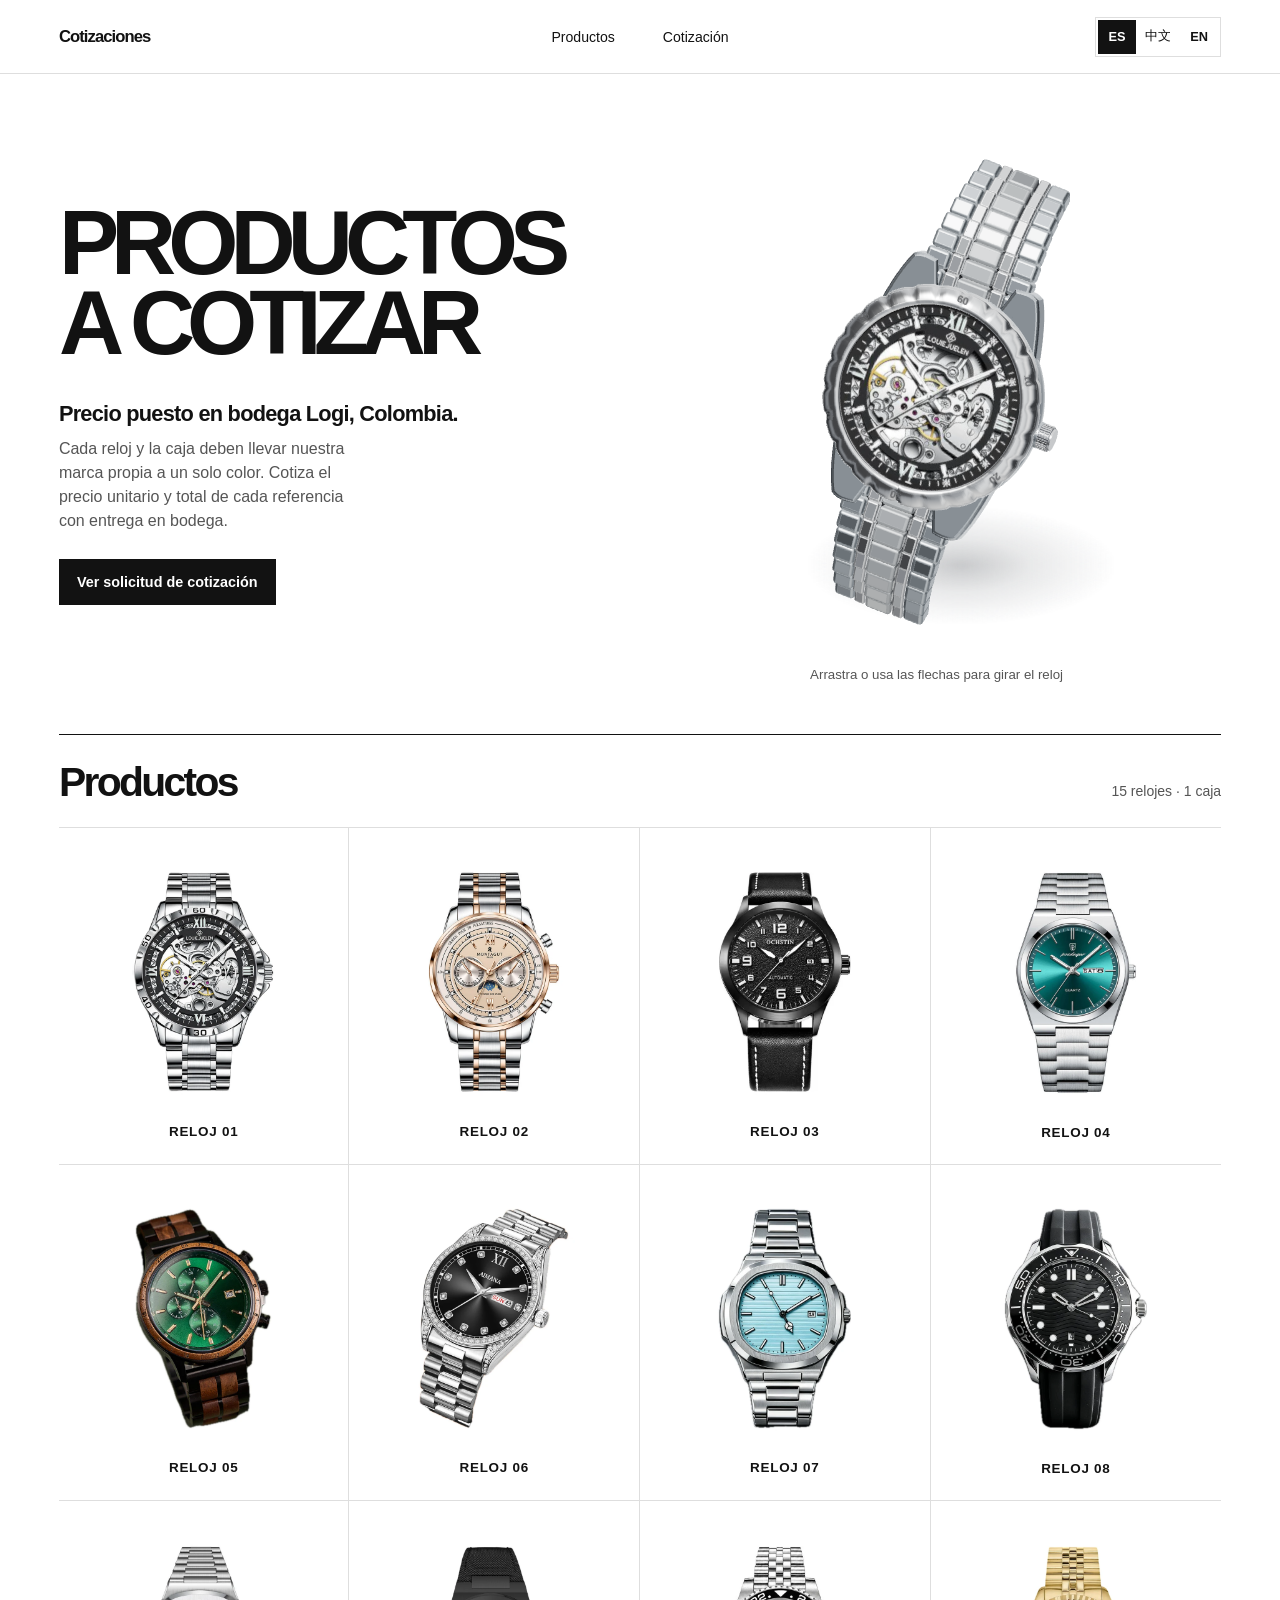
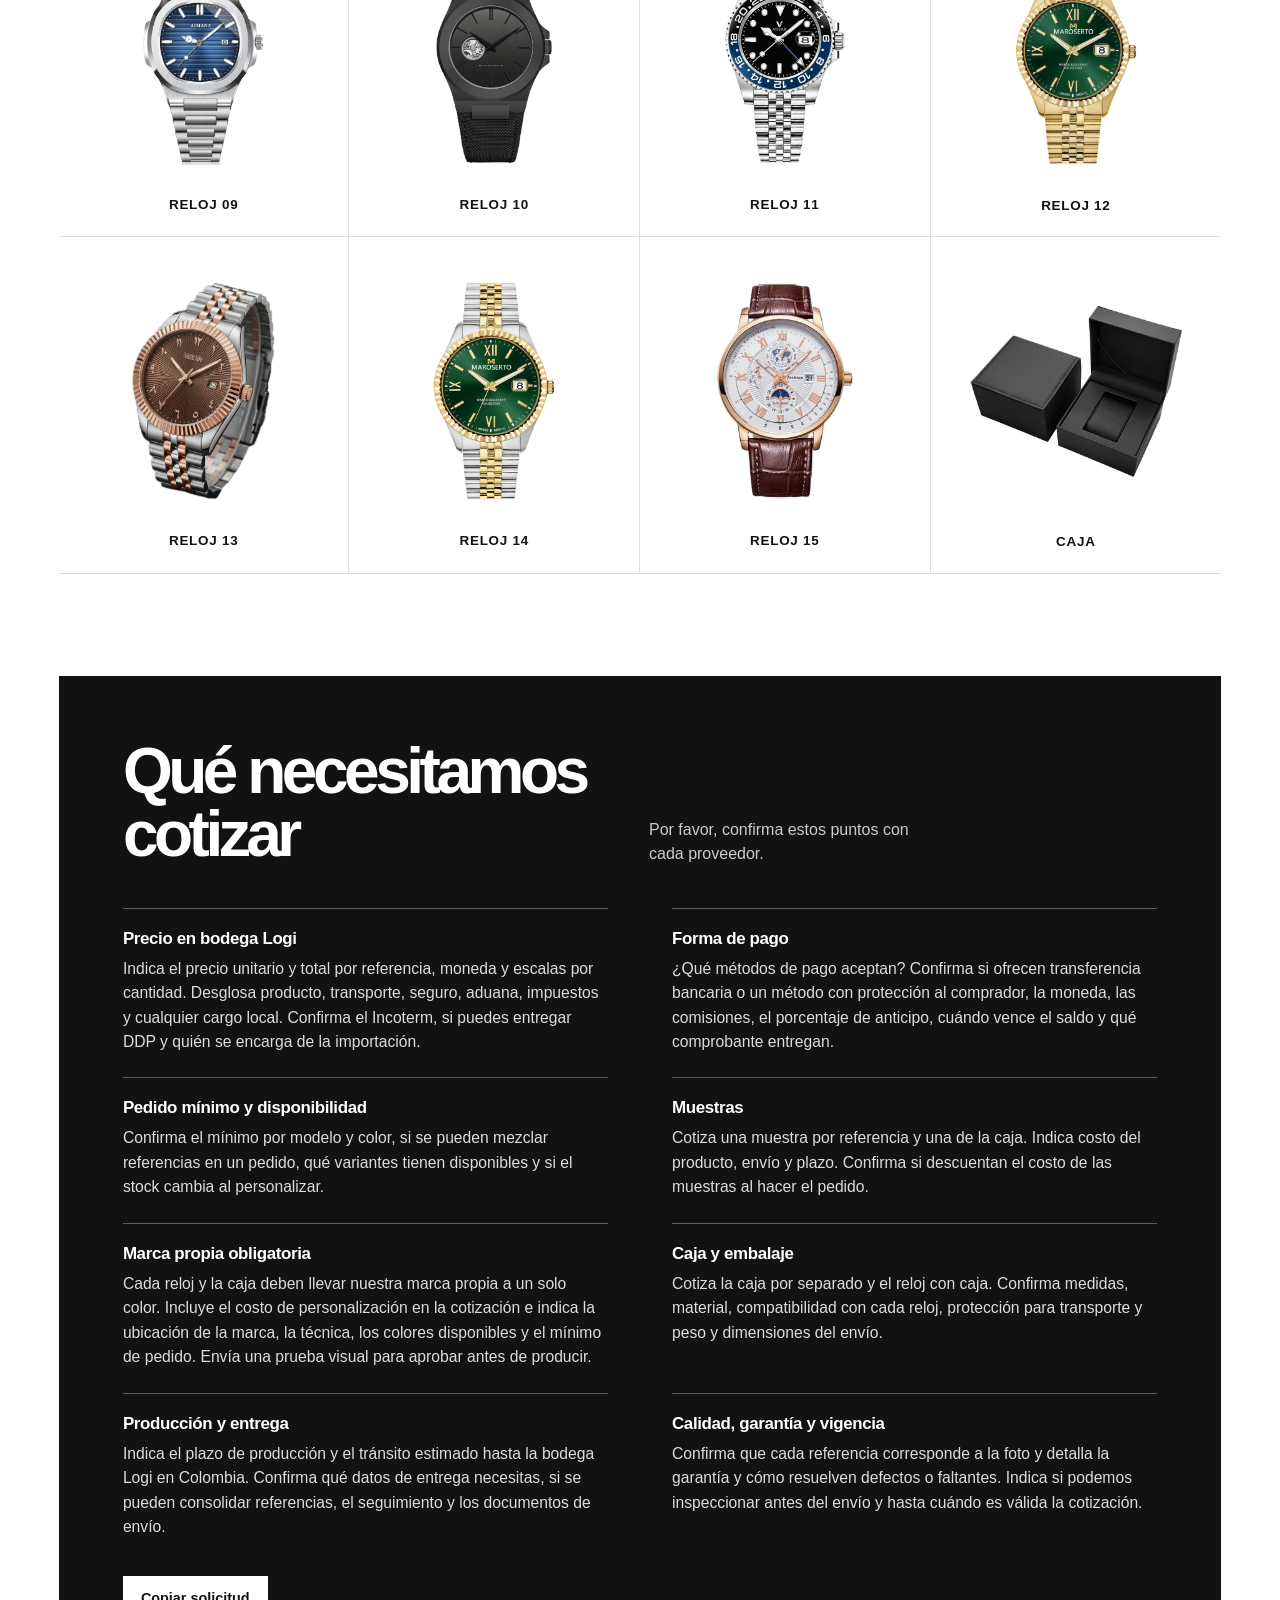
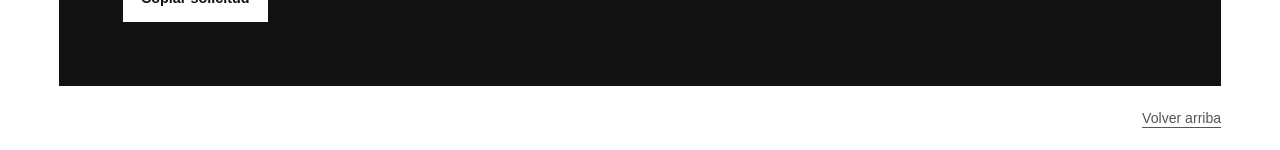
<file: index.html>
<!doctype html>
<html lang="es">
<head>
  <meta charset="utf-8">
  <meta name="viewport" content="width=device-width, initial-scale=1">
  <title>Cotizaciones</title>
  <link rel="canonical" href="./logichina/relojes/">
  <script>
    location.replace('./logichina/relojes/' + location.search + location.hash);
  </script>
  <noscript><meta http-equiv="refresh" content="0; url=./logichina/relojes/"></noscript>
</head>
<body>
  <a href="./logichina/relojes/">Abrir Cotizaciones</a>
</body>
</html>
</file>
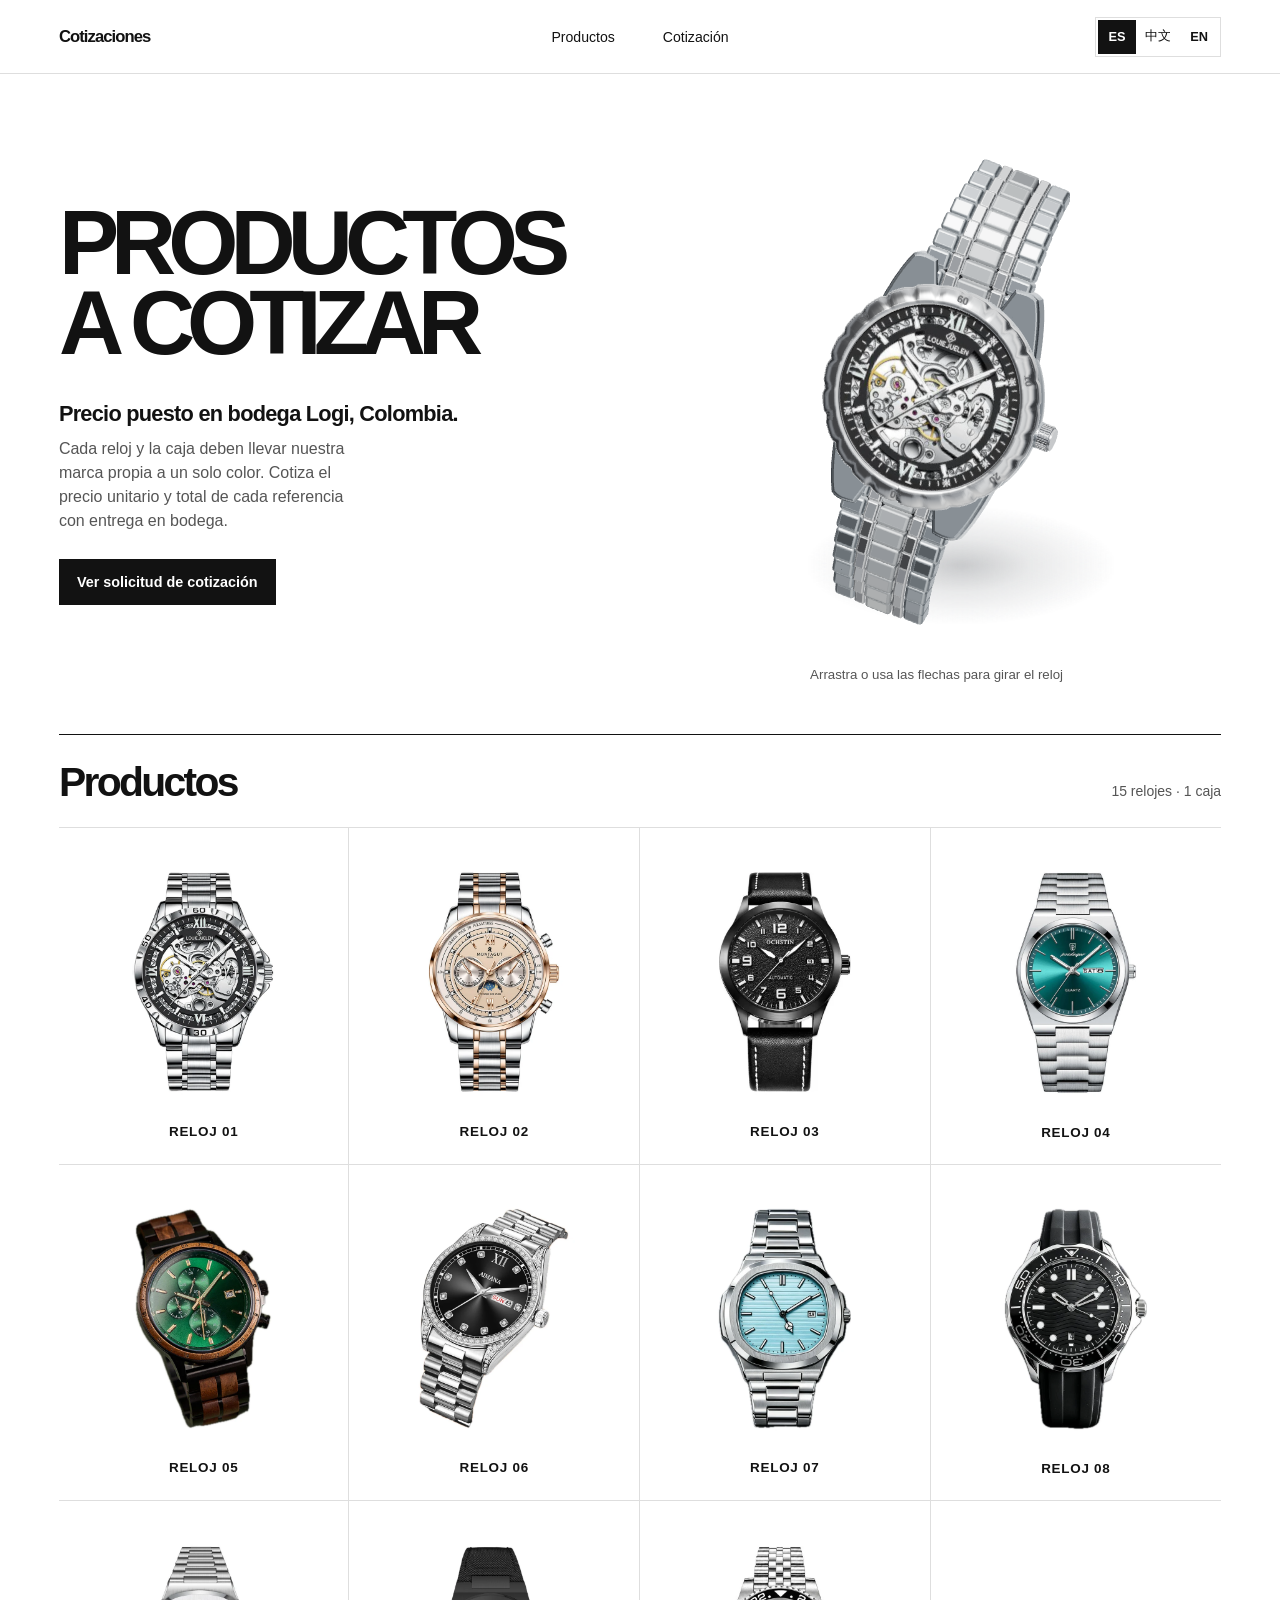
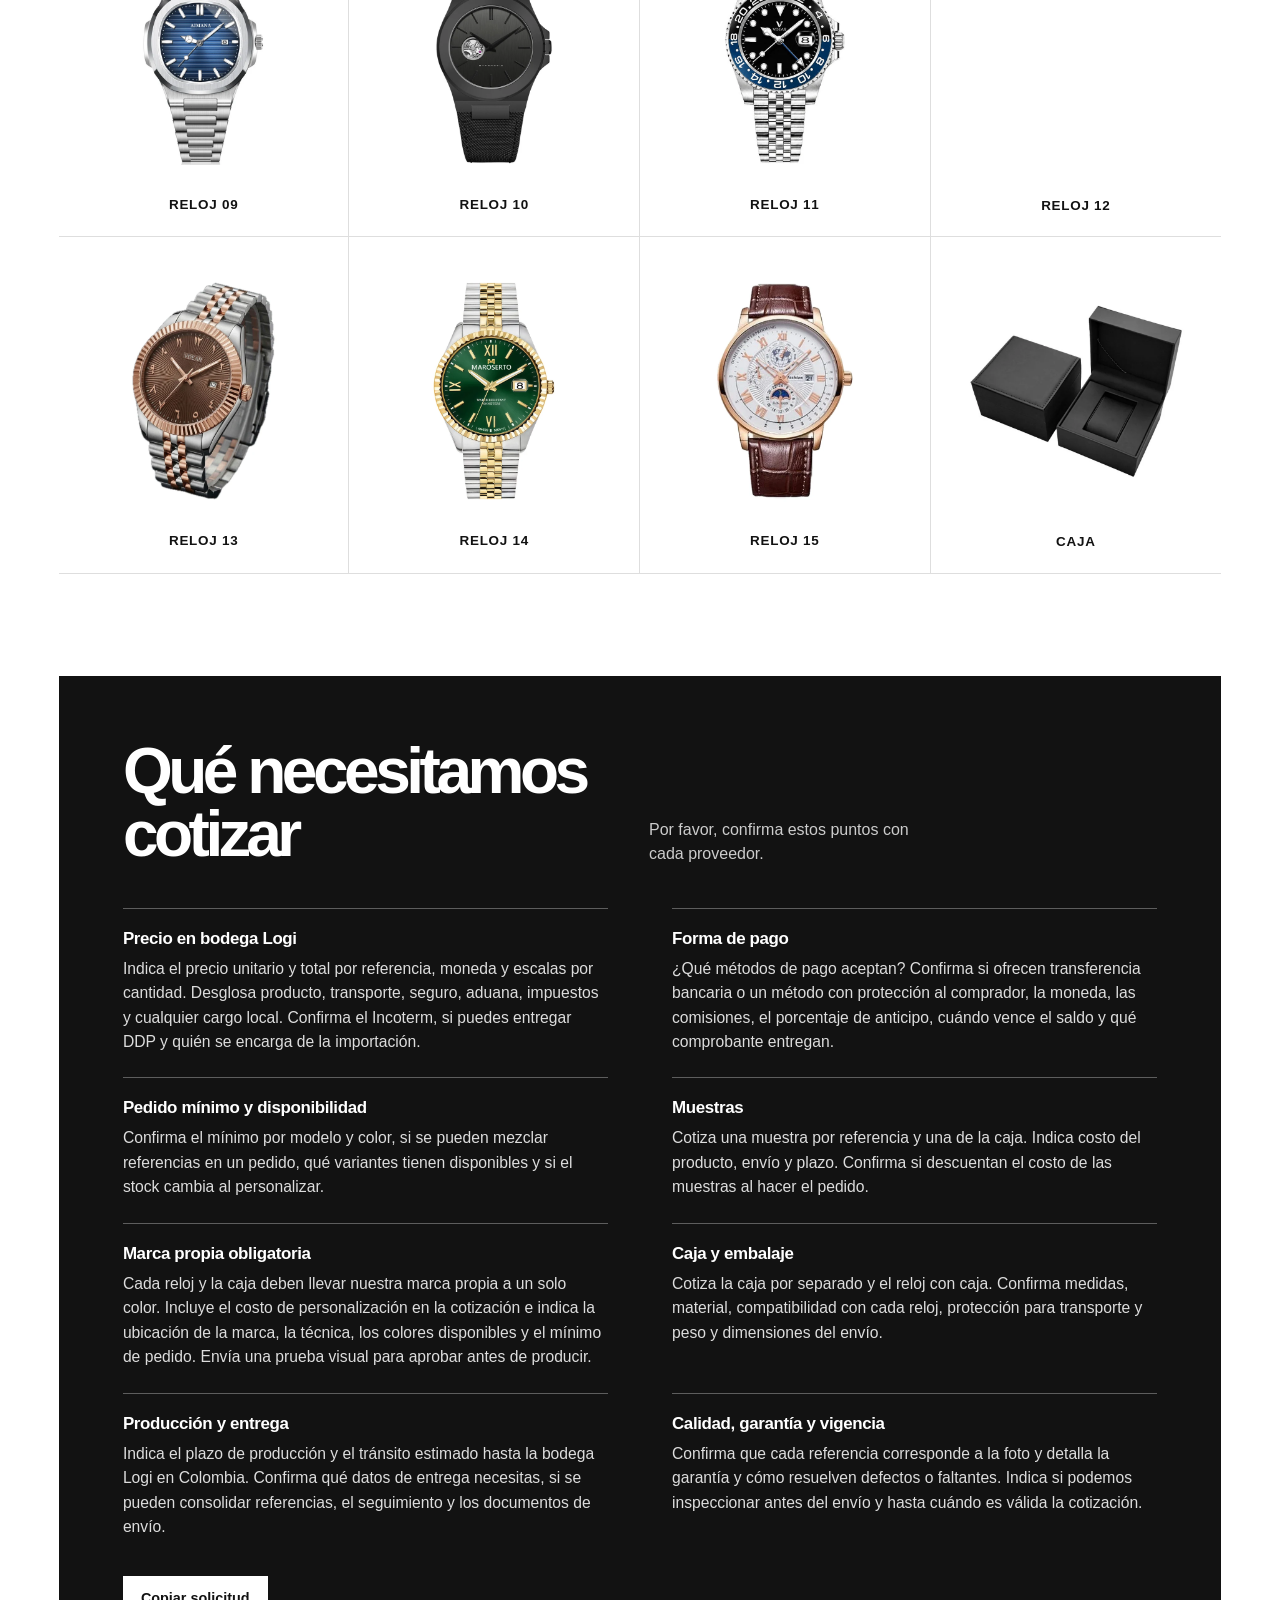
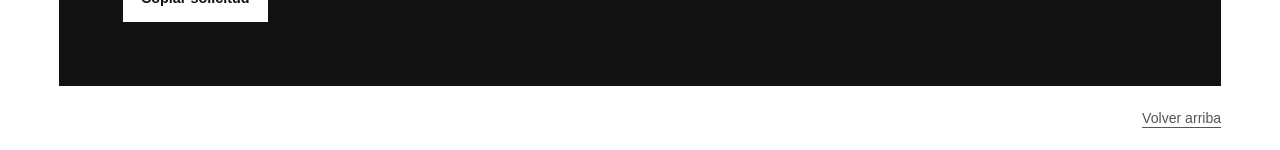
<file: logichina/index.html>
<!doctype html>
<html lang="es">
<head>
  <meta charset="utf-8">
  <meta name="viewport" content="width=device-width, initial-scale=1">
  <title>Cotizaciones</title>
  <link rel="canonical" href="./relojes/">
  <script>
    location.replace('./relojes/' + location.search + location.hash);
  </script>
  <noscript><meta http-equiv="refresh" content="0; url=./relojes/"></noscript>
</head>
<body>
  <a href="./relojes/">Abrir Cotizaciones</a>
</body>
</html>
</file>
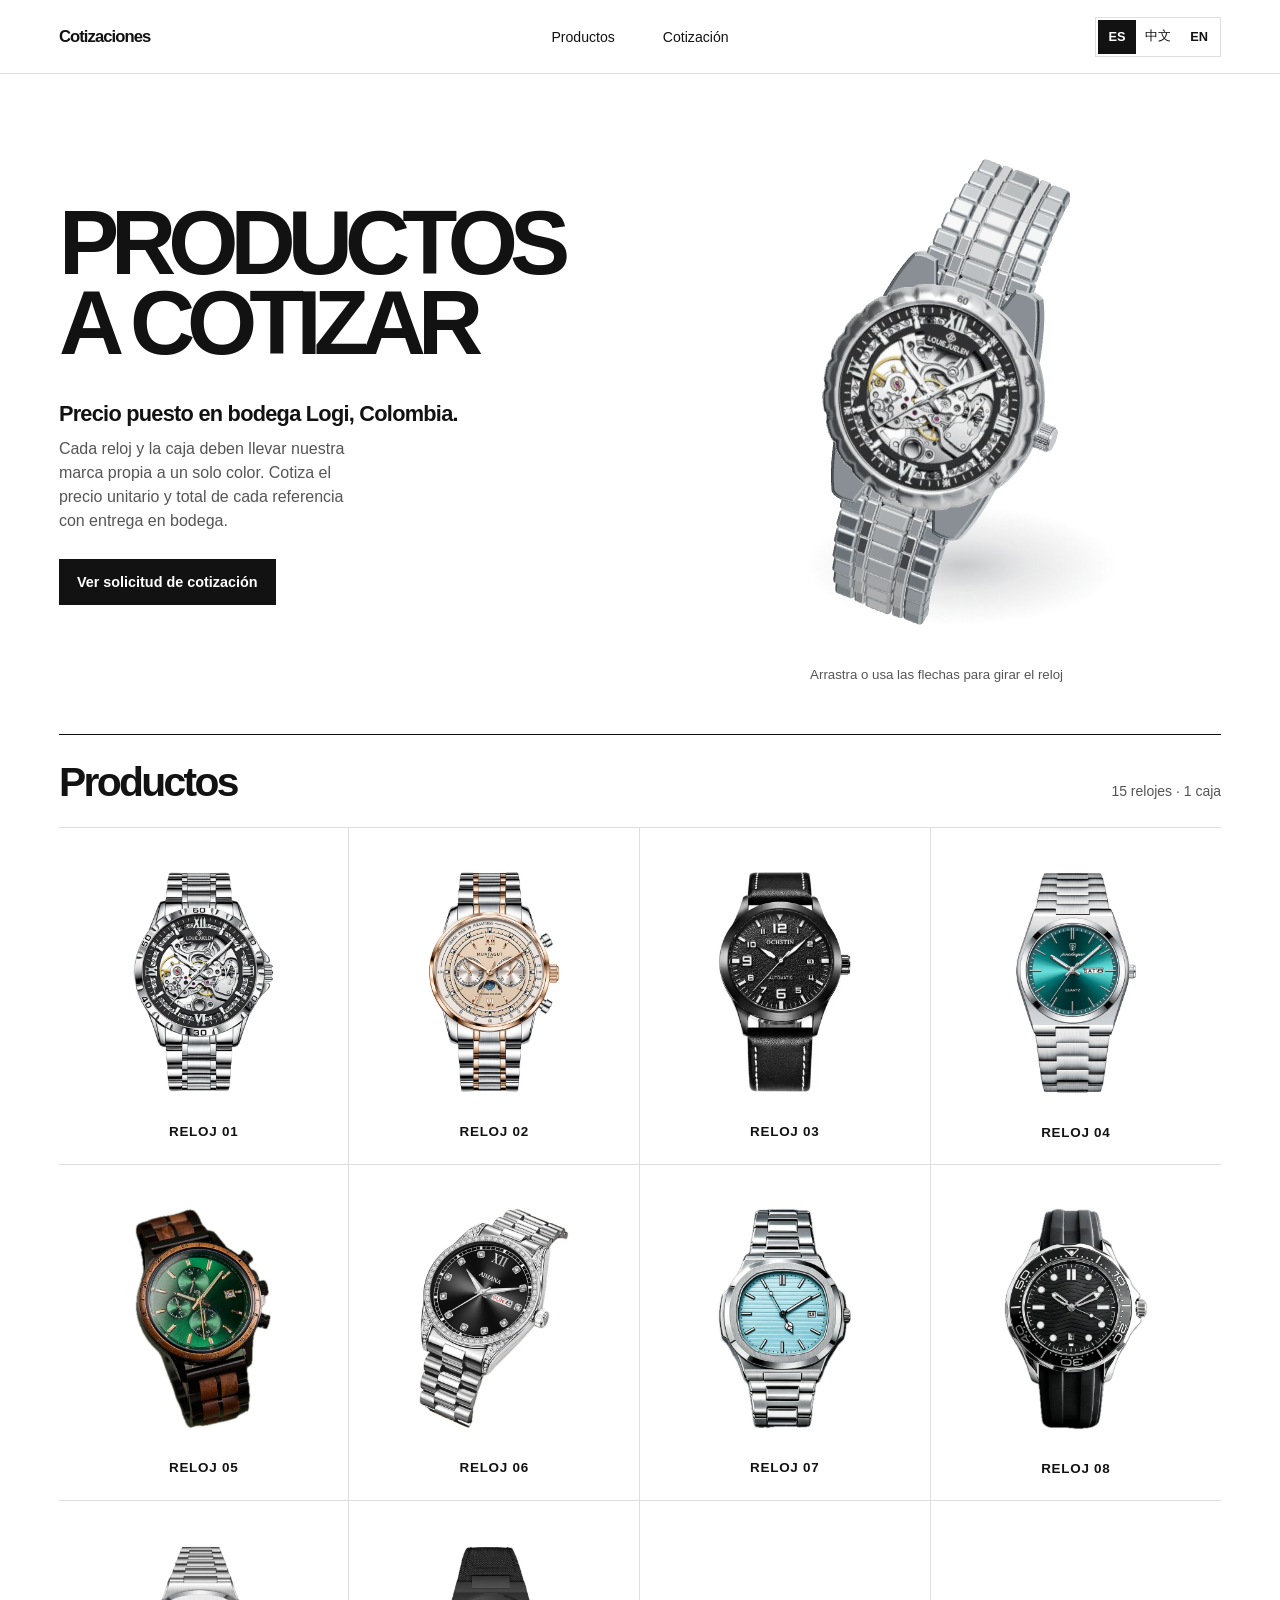
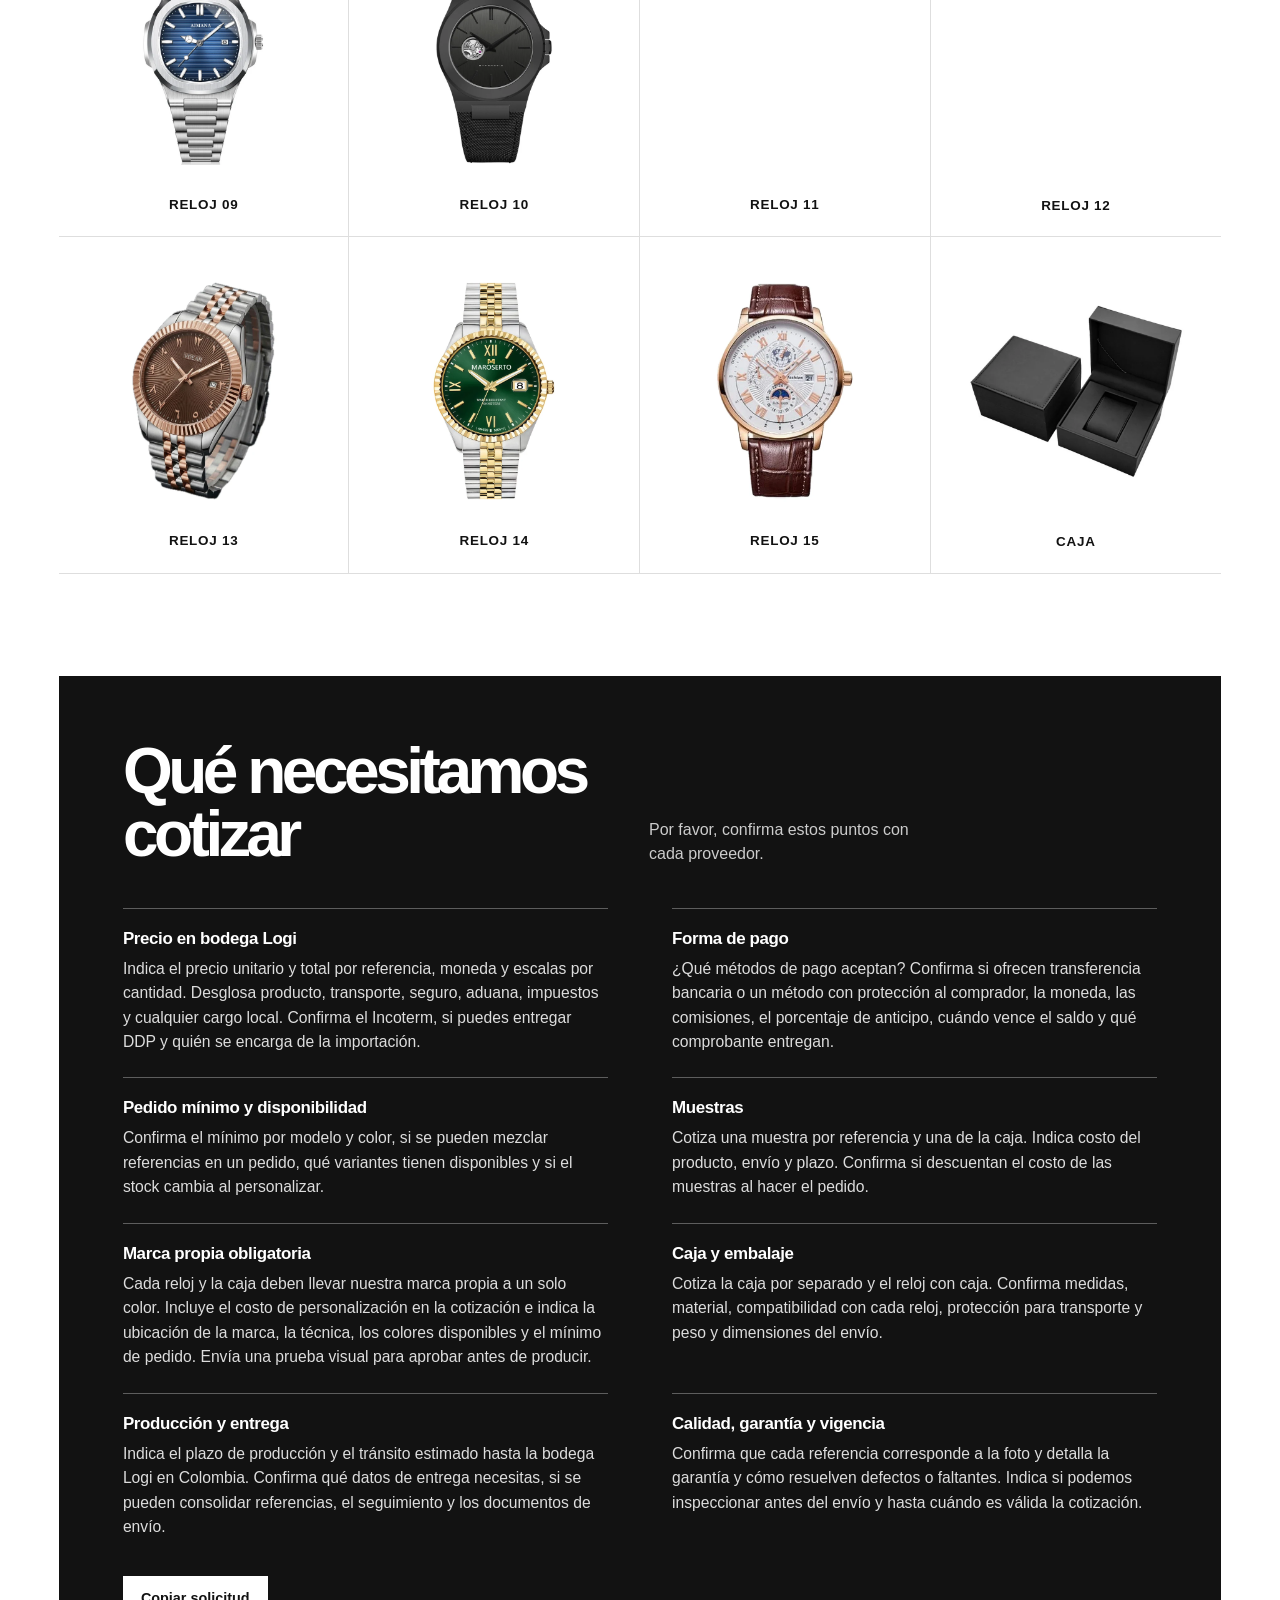
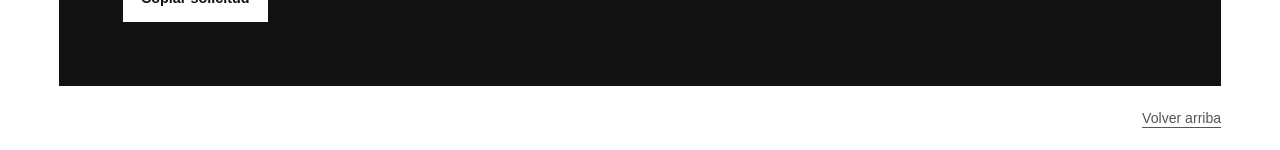
<file: logichina/relojes/index.html>
<!doctype html>
<html lang="es">
<head>
  <meta charset="utf-8">
  <meta name="viewport" content="width=device-width, initial-scale=1">
  <meta name="description" content="Solicitud de cotización de relojes y caja con entrega en bodega Logi, Colombia.">
  <title>Productos a cotizar</title>
  <link rel="stylesheet" href="./styles.css?v=2">
  <script src="./catalog.js?v=2" defer></script>
  <script src="./hero.js" type="module"></script>
</head>
<body id="inicio">
  <a class="skip-link" href="#contenido" data-text="skip">Ir al contenido</a>
  <header class="masthead">
    <div class="page-width masthead-inner">
      <a class="wordmark" href="#inicio" data-text="wordmark">Cotizaciones</a>
      <nav class="masthead-nav" aria-label="Secciones" data-aria="nav">
        <a href="#productos" data-text="productsLink">Productos</a>
        <a href="#cotizacion" data-text="quoteLink">Cotización</a>
      </nav>
      <div class="language" role="group" aria-label="Idioma" data-aria="language">
        <button type="button" lang="es" aria-label="Español" data-lang="es" aria-pressed="true">ES</button>
        <button type="button" lang="zh-Hans" aria-label="简体中文" data-lang="zh-Hans" aria-pressed="false">中文</button>
        <button type="button" lang="en" aria-label="English" data-lang="en" aria-pressed="false">EN</button>
      </div>
    </div>
  </header>

  <main class="page-width" id="contenido">
    <section class="hero" aria-labelledby="hero-title">
      <div class="hero-copy">
        <h1 id="hero-title" data-text="title">Productos<br>a cotizar</h1>
        <p class="destination" data-text="destination">Precio puesto en bodega Logi, Colombia.</p>
        <p class="hero-intro" data-text="intro">Cada reloj y la caja deben llevar nuestra marca propia a un solo color. Cotiza el precio unitario y total de cada referencia con entrega en bodega.</p>
        <a class="button button-primary" href="#cotizacion" data-text="seeRequest">Ver solicitud de cotización</a>
      </div>
      <div class="hero-showcase">
        <div class="hero-visual">
          <img class="hero-fallback" src="./assets/01.webp" width="840" height="840" alt="" fetchpriority="high">
          <div class="watch-scene" data-watch-scene aria-hidden="true"></div>
        </div>
        <p class="scene-caption" id="scene-caption" data-text="rotate">Arrastra para girar el reloj</p>
      </div>
    </section>

    <section class="catalog section-rule" id="productos" aria-labelledby="catalog-title">
      <div class="section-heading">
        <h2 id="catalog-title" data-text="productsLink">Productos</h2>
        <p data-text="count">15 relojes · 1 caja</p>
      </div>
      <div class="products" id="product-grid"></div>
      <noscript><p>Activa JavaScript para ver el catálogo y cambiar de idioma.</p></noscript>
    </section>

    <section class="request" id="cotizacion" aria-labelledby="request-title">
      <div class="request-heading">
        <h2 id="request-title" data-text="requestTitle">Qué necesitamos cotizar</h2>
        <p data-text="requestIntro">Por favor, confirma estos puntos con cada proveedor.</p>
      </div>
      <ol class="question-list" id="question-list"></ol>
      <div class="request-actions" hidden id="request-actions">
        <button class="button button-inverse" type="button" id="copy-request" data-text="copy">Copiar solicitud</button>
        <p class="copy-status" id="copy-status" aria-live="polite"></p>
      </div>
      <textarea class="manual-copy" id="manual-copy" hidden readonly aria-label="Solicitud de cotización" data-aria="requestLabel"></textarea>
    </section>
  </main>

  <footer class="page-width footer">
    <a href="#inicio" data-text="back">Volver arriba</a>
  </footer>
</body>
</html>
</file>
<file: logichina/relojes/styles.css>
:root {
  color-scheme: light;
  --paper: #fff;
  --ink: #121212;
  --mid: #555;
  --hairline: #dedede;
  --page: 1320px;
  --gutter: clamp(18px, 4.6vw, 68px);
  font-family: "Helvetica Neue", Arial, sans-serif;
  font-synthesis: none;
  text-rendering: optimizeLegibility;
}

*, *::before, *::after { box-sizing: border-box; }
html { scroll-padding-top: 24px; }
body { margin: 0; background: var(--paper); color: var(--ink); }
a { color: inherit; }
button, textarea { font: inherit; }
button { color: inherit; }
p, h1, h2, h3 { margin: 0; }
img { display: block; max-width: 100%; }
[hidden] { display: none !important; }
:focus-visible { outline: 2px solid currentColor; outline-offset: 5px; }

.page-width {
  width: min(100%, var(--page));
  margin-inline: auto;
  padding-inline: var(--gutter);
}

.skip-link {
  position: fixed;
  z-index: 5;
  top: 12px;
  left: 12px;
  padding: 12px;
  background: var(--ink);
  color: var(--paper);
  transform: translateY(calc(-100% - 24px));
}
.skip-link:focus { transform: none; }

.masthead { border-bottom: 1px solid var(--hairline); }
.masthead-inner { min-height: 73px; display: grid; grid-template-columns: 1fr auto 1fr; align-items: center; gap: 24px; }
.wordmark { font-size: 1.04rem; font-weight: 800; letter-spacing: -.055em; text-decoration: none; justify-self: start; }
.masthead-nav, .language { display: flex; align-items: center; }
.masthead-nav { gap: clamp(22px, 4vw, 48px); }
.masthead-nav a, .footer a { font-size: .88rem; text-decoration-thickness: 1px; text-underline-offset: .26em; }
.masthead-nav a { text-decoration: none; }
.masthead-nav a:hover, .footer a:hover { text-decoration: underline; }
.language { justify-self: end; border: 1px solid var(--hairline); padding: 2px; }
.language button {
  border: 0;
  background: var(--paper);
  padding: 6px 9px;
  min-height: 34px;
  min-width: 38px;
  font-size: .8rem;
  font-weight: 650;
  cursor: pointer;
  white-space: nowrap;
}
.language button:hover { background: #f1f1f1; }
.language button[aria-pressed="true"] { color: var(--paper); background: var(--ink); }
.language button:focus-visible { outline-offset: -2px; outline-color: #747474; }

.hero {
  min-height: clamp(485px, 51vw, 655px);
  display: grid;
  grid-template-columns: minmax(0, 1fr) minmax(0, 1.05fr);
  gap: clamp(20px, 4vw, 62px);
  align-items: center;
  padding-block: clamp(24px, 4vw, 52px);
}
.hero-copy { padding-block: 20px; }
.hero h1 {
  font-size: clamp(3rem, 7.05vw, 6.18rem);
  line-height: .88;
  letter-spacing: -.088em;
  font-weight: 800;
  text-transform: uppercase;
}
:lang(zh-Hans) .hero h1 { letter-spacing: -.075em; line-height: .99; }
.destination { margin-top: clamp(22px, 3.15vw, 38px); font-size: clamp(1.05rem, 1.7vw, 1.37rem); letter-spacing: -.034em; font-weight: 690; line-height: 1.25; }
.hero-intro { max-width: 34ch; margin-top: 10px; color: var(--mid); font-size: 1rem; line-height: 1.5; }
.hero-copy .button { margin-top: 26px; }
.button {
  min-height: 46px;
  display: inline-flex;
  align-items: center;
  justify-content: center;
  width: fit-content;
  padding: 11px 17px;
  border: 1px solid transparent;
  font-size: .9rem;
  font-weight: 680;
  line-height: 1.3;
  text-align: center;
  text-decoration: none;
  cursor: pointer;
}
.button-primary { background: var(--ink); color: var(--paper); }
.button-primary:hover { background: #343434; }
.button-primary:focus-visible { outline-color: var(--ink); }
.hero-showcase { min-width: 0; }
.hero-visual { position: relative; display: grid; place-items: center; aspect-ratio: 1.05; isolation: isolate; }
.hero-fallback { width: 100%; height: 100%; position: absolute; inset: 0; object-fit: contain; }
.watch-scene { position: absolute; inset: 0; opacity: 0; pointer-events: none; }
.watch-scene canvas { display: block; max-width: 100%; max-height: 100%; touch-action: pan-y; }
.hero-visual.is-rendering .watch-scene { opacity: 1; pointer-events: auto; cursor: grab; }
.hero-visual.is-rendering .watch-scene:active { cursor: grabbing; }
.hero-visual.is-rendering .hero-fallback { visibility: hidden; }
.scene-caption { min-height: 1.2em; text-align: center; color: var(--mid); font-size: .83rem; visibility: hidden; }
.hero-showcase:has(.hero-visual.is-rendering) .scene-caption { visibility: visible; }

.section-rule { border-top: 1px solid var(--ink); }
.section-heading { display: flex; justify-content: space-between; align-items: baseline; gap: 12px; padding: 24px 0 21px; }
.section-heading h2 { font-size: clamp(1.8rem, 4vw, 2.55rem); font-weight: 750; letter-spacing: -.065em; }
.section-heading p { font-size: .875rem; color: var(--mid); }
.products { display: grid; grid-template-columns: repeat(4, minmax(0, 1fr)); border-bottom: 1px solid var(--hairline); }
.product { min-width: 0; border-top: 1px solid var(--hairline); display: flex; flex-direction: column; align-items: center; gap: 11px; padding: 23px 14px 22px; text-align: center; }
.product:not(:nth-child(4n)) { border-right: 1px solid var(--hairline); }
.product-media { display: grid; place-items: center; width: 100%; aspect-ratio: 1; overflow: hidden; }
.product-media img { width: 100%; height: 100%; object-fit: contain; }
.product h3 { font-size: .84rem; letter-spacing: .055em; text-transform: uppercase; line-height: 1.25; font-weight: 750; }

.request {
  padding: clamp(30px, 5vw, 67px) clamp(20px, 5vw, 67px);
  margin-top: clamp(56px, 8vw, 105px);
  color: var(--paper);
  background: var(--ink);
}
.request-heading { display: grid; grid-template-columns: 1fr minmax(0, 1fr); gap: 18px; align-items: end; margin-bottom: clamp(24px, 4vw, 42px); }
.request-heading h2 { max-width: 16ch; font-size: clamp(2.2rem, 5vw, 4.5rem); line-height: .98; font-weight: 760; letter-spacing: -.07em; }
.request-heading p { max-width: 33ch; color: #ccc; line-height: 1.5; }
.question-list { list-style: none; display: grid; grid-template-columns: repeat(2, minmax(0, 1fr)); gap: 0 clamp(25px, 5vw, 65px); padding: 0; margin: 0; }
.question-list li { border-top: 1px solid #5d5d5d; padding: 19px 0 23px; }
.question-list h3 { font-size: 1.06rem; letter-spacing: -.022em; line-height: 1.3; margin-bottom: 7px; }
.question-list p { color: #ddd; font-size: .98rem; line-height: 1.56; max-width: 57ch; }
.request-actions { display: flex; flex-wrap: wrap; align-items: center; gap: 12px 18px; margin-top: 13px; }
.button-inverse { background: var(--paper); color: var(--ink); }
.button-inverse:hover { background: #e7e7e7; }
.button-inverse:focus-visible { outline-color: var(--paper); }
.copy-status { color: #ddd; font-size: .88rem; }
.manual-copy { display: block; margin-top: 15px; width: min(100%, 600px); min-height: 140px; resize: vertical; padding: 12px; }
.footer { display: flex; justify-content: flex-end; padding-block: 24px; }
.footer a { color: var(--mid); }

@media (max-width: 760px) {
  .masthead-inner { min-height: 63px; grid-template-columns: 1fr auto; }
  .masthead-nav { display: none; }
  .hero { min-height: 0; gap: 4px; grid-template-columns: 1fr; padding: 37px 0 20px; }
  .hero-copy { padding-block: 0; }
  .hero h1 { font-size: clamp(3rem, 11.6vw, 5.5rem); }
  .hero-showcase { width: min(100%, 450px); justify-self: center; }
  .hero-visual { aspect-ratio: 1.08; }
  .products { grid-template-columns: repeat(2, minmax(0, 1fr)); }
  .product:not(:nth-child(4n)) { border-right: 0; }
  .product:nth-child(odd) { border-right: 1px solid var(--hairline); }
  .product { padding: 12px 7px 17px; gap: 8px; }
  .product h3 { font-size: .76rem; }
  .request-heading { grid-template-columns: 1fr; gap: 12px; }
}
@media (max-width: 525px) {
  .language button { min-height: 38px; }
  .question-list { grid-template-columns: 1fr; }
}
@media print {
  .masthead, .hero-showcase, .hero-copy .button, .request-actions, .footer { display: none; }
  .hero { display: block; min-height: 0; padding-block: 12px; }
  .hero h1 { font-size: 36pt; }
  .product, .question-list li { break-inside: avoid; }
  .request { color: #000; background: #fff; margin-top: 12px; padding: 0; }
  .request p { color: #222; }
}
</file>
